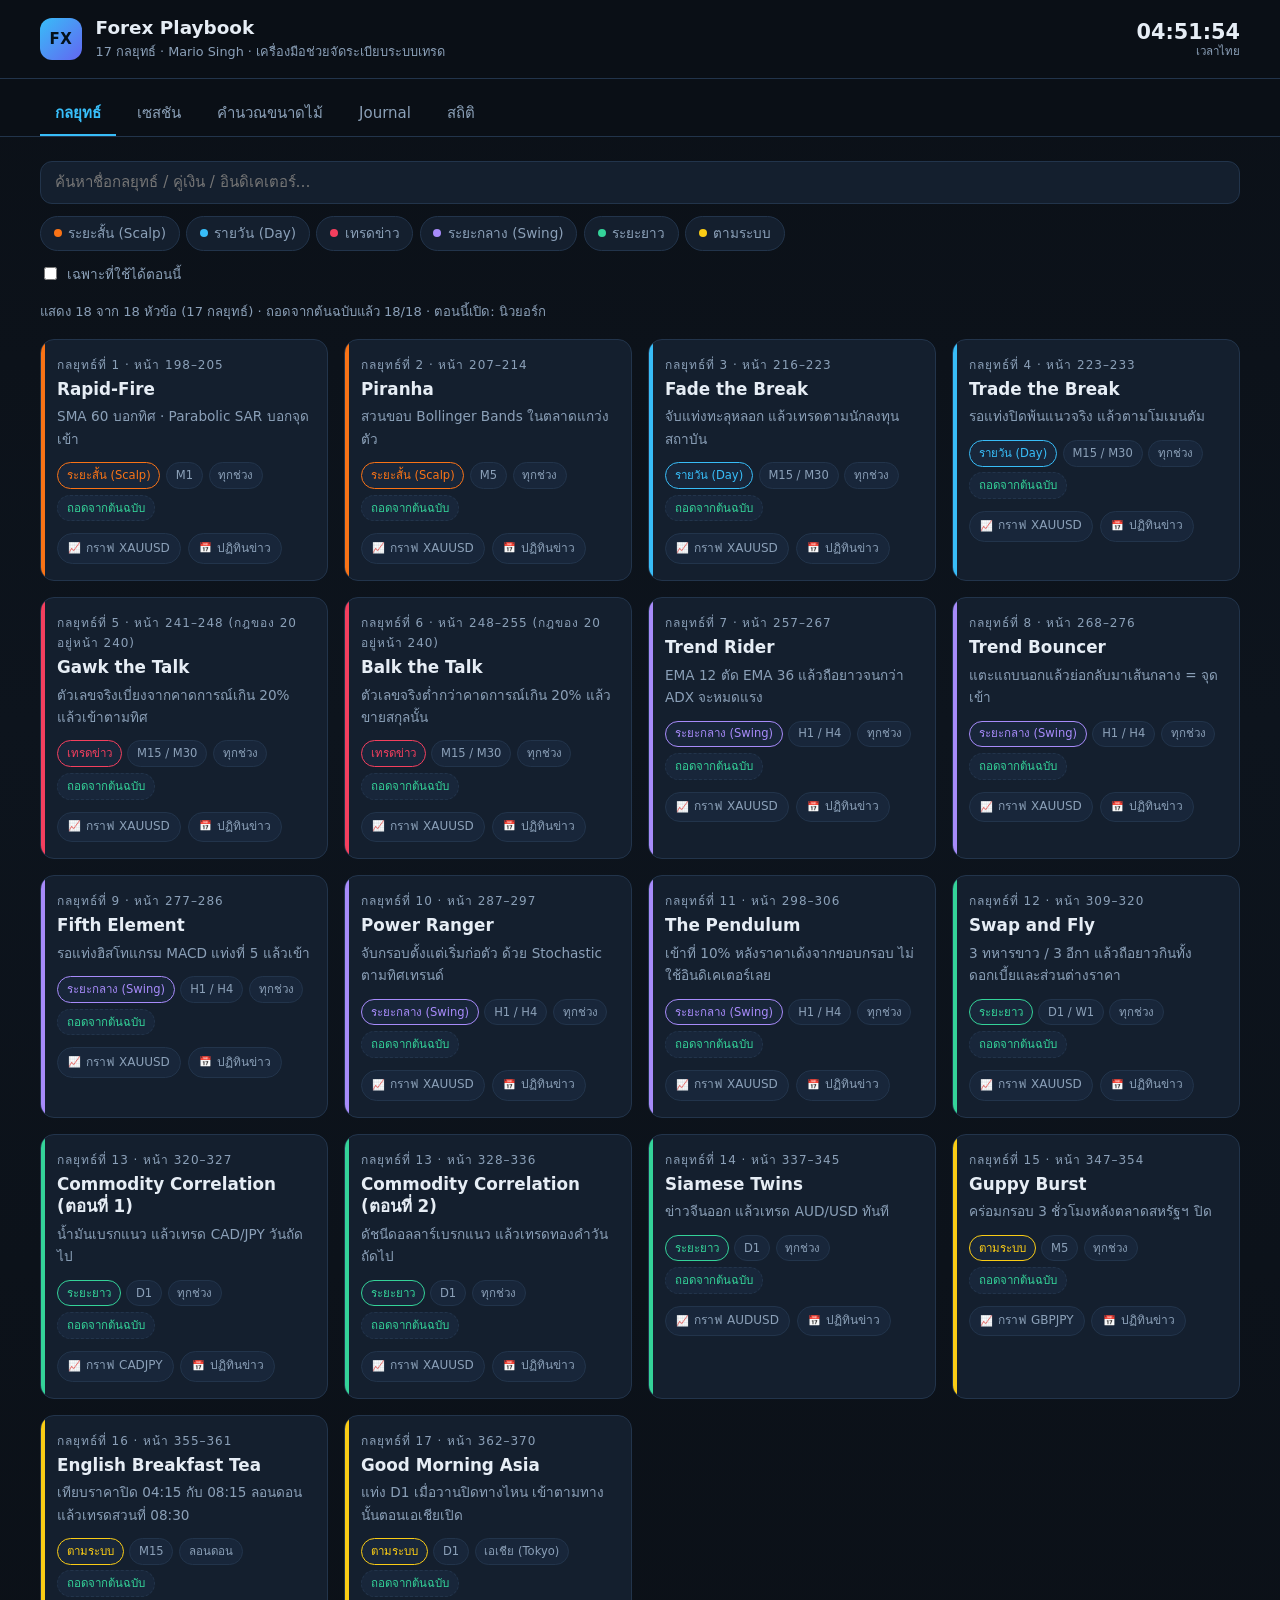
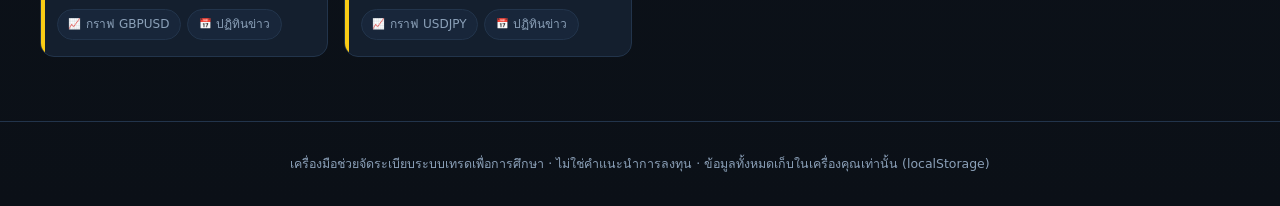
<file: index.html>
<!DOCTYPE html>
<html lang="th">
<head>
<meta charset="utf-8">
<meta name="viewport" content="width=device-width, initial-scale=1">
<title>Forex Playbook — 17 กลยุทธ์</title>
<link rel="stylesheet" href="assets/css/style.css?v=13">
</head>
<body>

<header class="topbar">
  <div class="brand">
    <span class="logo">FX</span>
    <div>
      <h1>Forex Playbook</h1>
      <p class="sub">17 กลยุทธ์ · Mario Singh · เครื่องมือช่วยจัดระเบียบระบบเทรด</p>
    </div>
  </div>
  <div class="clock" id="clock">
    <span class="clock-time" id="clockTime">--:--:--</span>
    <span class="clock-label">เวลาไทย</span>
  </div>
</header>

<nav class="tabs" id="tabs">
  <button class="tab active" data-tab="playbook">กลยุทธ์</button>
  <button class="tab" data-tab="sessions">เซสชัน</button>
  <button class="tab" data-tab="calc">คำนวณขนาดไม้</button>
  <button class="tab" data-tab="journal">Journal</button>
  <button class="tab" data-tab="stats">สถิติ</button>
</nav>

<main>

<!-- ============ PLAYBOOK ============ -->
<section id="tab-playbook" class="panel active">
  <div class="filters">
    <input type="search" id="search" placeholder="ค้นหาชื่อกลยุทธ์ / คู่เงิน / อินดิเคเตอร์…">
    <div class="chips" id="styleChips"></div>
    <label class="toggle"><input type="checkbox" id="sessionOnly"> เฉพาะที่ใช้ได้ตอนนี้</label>
  </div>
  <p class="count" id="count"></p>
  <div class="grid" id="cards"></div>
</section>

<!-- ============ SESSIONS ============ -->
<section id="tab-sessions" class="panel">
  <h2>เซสชันตลาด (เวลาไทย · ปรับ DST อัตโนมัติ)</h2>
  <div class="session-grid" id="sessionGrid"></div>
  <div class="note">
    <strong>อ่านตารางนี้ยังไง</strong>
    <p>เวลาแสดงเป็นเวลาไทย (UTC+7) คำนวณจากเวลาเปิด-ปิดจริงของแต่ละเมือง จึงเลื่อนตาม DST ให้เอง
    ช่วง <em>London + New York ทับกัน</em> คือช่วงผันผวนสูงสุดของวัน เหมาะกับ Rapid-Fire, Fade/Trade the Break และการเทรดข่าว</p>
  </div>
</section>

<!-- ============ CALCULATOR ============ -->
<section id="tab-calc" class="panel">
  <h2>คำนวณขนาดไม้ตามความเสี่ยง</h2>
  <div class="calc-wrap">
    <form id="calcForm" class="card form">
      <label>เงินทุนในพอร์ต
        <input type="number" id="cBalance" value="1000" min="0" step="any"> <span class="unit">USD</span>
      </label>
      <label>ความเสี่ยงต่อไม้
        <input type="number" id="cRisk" value="1" min="0" max="100" step="any"> <span class="unit">%</span>
      </label>
      <label>ระยะ Stop Loss
        <input type="number" id="cSL" value="20" min="0" step="any"> <span class="unit">pips</span>
      </label>
      <label>มูลค่าต่อ 1 pip ต่อ 1.0 lot
        <input type="number" id="cPipValue" value="10" min="0" step="any"> <span class="unit">USD</span>
      </label>
      <label>อัตราส่วน RR เป้าหมาย
        <input type="number" id="cRR" value="2" min="0" step="any"> <span class="unit">: 1</span>
      </label>
      <p class="hint">XAUUSD ทองคำ ~1 USD/pip ต่อ 0.01 lot (100 oz), BTCUSD คิดเป็น USD ต่อจุดตามสัญญาโบรกเกอร์ ส่วนคู่ที่ลงท้าย USD (EURUSD ฯลฯ) ใช้ 10 USD/pip ต่อ 1 lot — ยึดค่าจริงจากแพลตฟอร์มเสมอ</p>
    </form>
    <div class="card result" id="calcResult"></div>
  </div>
</section>

<!-- ============ JOURNAL ============ -->
<section id="tab-journal" class="panel">
  <h2>บันทึกการเทรด</h2>
  <form id="tradeForm" class="card form journal-form">
    <label>วันที่<input type="date" id="jDate" required></label>
    <label>กลยุทธ์<select id="jStrategy" required></select></label>
    <label>คู่เงิน<input type="text" id="jPair" placeholder="XAUUSD" required></label>
    <label>ทิศทาง<select id="jSide"><option value="buy">Buy</option><option value="sell">Sell</option></select></label>
    <label>ผลลัพธ์<select id="jResult">
      <option value="win">กำไร</option><option value="loss">ขาดทุน</option><option value="be">เสมอ</option></select></label>
    <label>Pips<input type="number" id="jPips" step="any" placeholder="เช่น 25 หรือ -12"></label>
    <label>กำไร/ขาดทุน<input type="number" id="jPnl" step="any" placeholder="USD"></label>
    <label>RR ที่ได้<input type="number" id="jRR" step="any" placeholder="เช่น 1.8"></label>
    <label class="wide">ทำตามแผนไหม
      <select id="jRules"><option value="yes">ทำตามกฎครบ</option><option value="no">แหกกฎ</option></select></label>
    <label class="wide">โน้ต<textarea id="jNote" rows="2" placeholder="เหตุผลที่เข้า / บทเรียน"></textarea></label>
    <div class="wide actions">
      <button type="submit" class="btn primary">บันทึก</button>
      <button type="button" class="btn" id="exportBtn">ส่งออก JSON</button>
      <label class="btn file">นำเข้า JSON<input type="file" id="importFile" accept="application/json" hidden></label>
    </div>
  </form>
  <div class="table-wrap">
    <table id="tradeTable">
      <thead><tr>
        <th>วันที่</th><th>กลยุทธ์</th><th>คู่เงิน</th><th>ทิศ</th><th>ผล</th>
        <th class="num">Pips</th><th class="num">P/L</th><th>กฎ</th><th>โน้ต</th><th></th>
      </tr></thead>
      <tbody></tbody>
    </table>
    <p class="empty" id="tradeEmpty">ยังไม่มีบันทึก</p>
  </div>
</section>

<!-- ============ STATS ============ -->
<section id="tab-stats" class="panel">
  <h2>สถิติรายกลยุทธ์</h2>
  <div class="kpis" id="kpis"></div>
  <div class="table-wrap">
    <table id="statTable">
      <thead><tr>
        <th>กลยุทธ์</th><th class="num">ไม้</th><th class="num">ชนะ</th><th class="num">Win rate</th>
        <th class="num">Pips รวม</th><th class="num">P/L รวม</th><th class="num">เฉลี่ย/ไม้</th><th class="num">ทำตามกฎ</th>
      </tr></thead>
      <tbody></tbody>
    </table>
    <p class="empty" id="statEmpty">ยังไม่มีข้อมูลพอจะสรุป</p>
  </div>
</section>

</main>

<!-- ============ DETAIL DRAWER ============ -->
<div class="drawer-backdrop" id="backdrop" hidden></div>
<aside class="drawer" id="drawer" hidden aria-label="รายละเอียดกลยุทธ์">
  <button class="drawer-close" id="drawerClose" aria-label="ปิด">&times;</button>
  <div id="drawerBody"></div>
</aside>

<footer>
  <p>เครื่องมือช่วยจัดระเบียบระบบเทรดเพื่อการศึกษา · ไม่ใช่คำแนะนำการลงทุน · ข้อมูลทั้งหมดเก็บในเครื่องคุณเท่านั้น (localStorage)</p>
</footer>

<script src="assets/js/strategies.js?v=13"></script>
<script src="assets/js/app.js?v=13"></script>
</body>
</html>
</file>
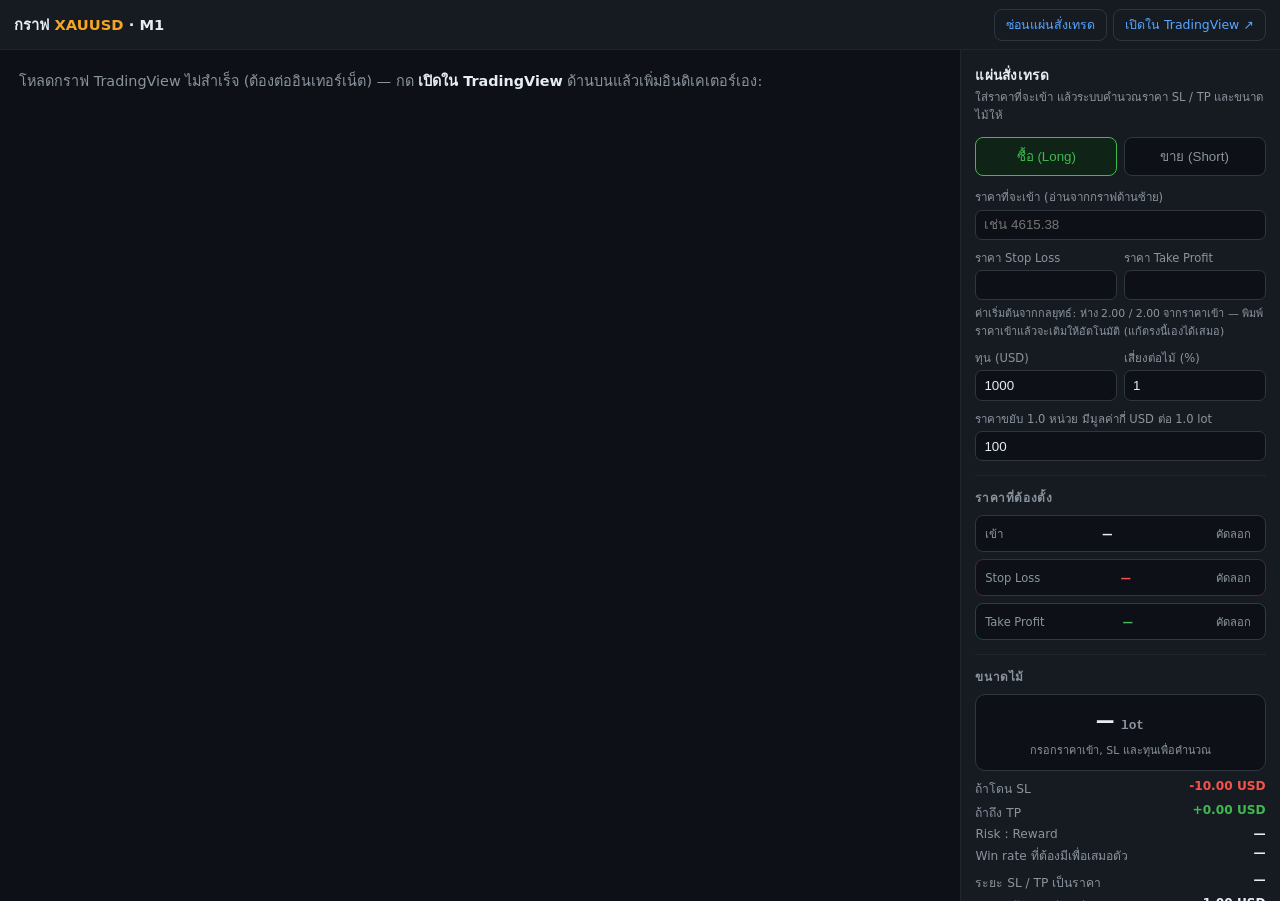
<file: chart.html>
<!DOCTYPE html>
<html lang="th">
<head>
<meta charset="utf-8">
<meta name="viewport" content="width=device-width, initial-scale=1">
<title>กราฟ + แผ่นสั่งเทรด</title>
<style>
  :root {
    color-scheme: dark;
    --bg: #0d1117; --panel: #161b22; --line: #21262d; --line2: #30363d;
    --fg: #e6edf3; --muted: #8b949e; --accent: #58a6ff;
    --pos: #3fb950; --neg: #f85149; --warn: #f5a524;
  }
  * { box-sizing: border-box; }
  html, body { margin: 0; height: 100%; background: var(--bg); color: var(--fg);
    font-family: system-ui, -apple-system, "Segoe UI", sans-serif; }

  .bar { display: flex; align-items: center; gap: .75rem; flex-wrap: wrap;
    padding: .55rem .9rem; border-bottom: 1px solid var(--line); background: var(--panel); }
  .bar h1 { font-size: .92rem; margin: 0; font-weight: 600; }
  .bar .sym { color: var(--warn); font-weight: 700; }
  .bar .studies { font-size: .76rem; color: var(--muted); }
  .bar .right { margin-left: auto; display: flex; gap: .4rem; }
  .bar a, .bar button.ghost { font-size: .78rem; color: var(--accent); text-decoration: none;
    border: 1px solid var(--line2); padding: .34rem .68rem; border-radius: 8px;
    background: none; cursor: pointer; font-family: inherit; }
  .bar a:hover, .bar button.ghost:hover { border-color: var(--accent); }

  #layout { display: flex; height: calc(100% - 49px); align-items: stretch; }
  #chartCol { flex: 1 1 auto; min-width: 0; }
  #tv_chart { height: 100%; width: 100%; }

  /* ---------- แผ่นสั่งเทรด ---------- */
  #ticket { flex: 0 0 320px; border-left: 1px solid var(--line); background: var(--panel);
    overflow-y: auto; padding: .85rem .9rem 2rem; }
  #ticket.hidden { display: none; }
  #ticket h2 { font-size: .85rem; margin: 0 0 .2rem; letter-spacing: .02em; }
  #ticket .sub { font-size: .72rem; color: var(--muted); margin: 0 0 .8rem; line-height: 1.5; }

  .side { display: grid; grid-template-columns: 1fr 1fr; gap: .4rem; margin-bottom: .8rem; }
  .side button { padding: .5rem; border-radius: 8px; border: 1px solid var(--line2);
    background: #0d1117; color: var(--muted); font: 600 .82rem inherit; cursor: pointer; }
  .side button.on[data-side="buy"] { border-color: var(--pos); color: var(--pos); background: #0f2417; }
  .side button.on[data-side="sell"] { border-color: var(--neg); color: var(--neg); background: #2a1315; }

  .fld { margin-bottom: .55rem; }
  .fld label { display: block; font-size: .72rem; color: var(--muted); margin-bottom: .2rem; }
  .fld input, .fld select { width: 100%; padding: .42rem .5rem; border-radius: 7px;
    border: 1px solid var(--line2); background: #0d1117; color: var(--fg); font: 500 .85rem inherit; }
  .fld input:focus, .fld select:focus { outline: none; border-color: var(--accent); }
  .row2 { display: grid; grid-template-columns: 1fr 1fr; gap: .45rem; }

  .sect { border-top: 1px solid var(--line); margin-top: .85rem; padding-top: .75rem; }
  .sect h3 { font-size: .74rem; color: var(--muted); margin: 0 0 .5rem; font-weight: 600;
    text-transform: uppercase; letter-spacing: .05em; }

  .lvl { display: flex; align-items: center; justify-content: space-between; gap: .5rem;
    padding: .45rem .55rem; border-radius: 8px; border: 1px solid var(--line2);
    background: #0d1117; margin-bottom: .4rem; }
  .lvl .k { font-size: .72rem; color: var(--muted); }
  .lvl .v { font-family: ui-monospace, "Cascadia Code", Consolas, monospace;
    font-size: .95rem; font-weight: 700; }
  .lvl.sl { border-color: #52262a; } .lvl.sl .v { color: var(--neg); }
  .lvl.tp { border-color: #1d4a2c; } .lvl.tp .v { color: var(--pos); }
  .lvl .copy { border: none; background: none; color: var(--muted); cursor: pointer;
    font-size: .7rem; padding: .1rem .3rem; border-radius: 5px; }
  .lvl .copy:hover { color: var(--accent); background: #1c2128; }

  .lot { text-align: center; padding: .7rem; border-radius: 10px; background: #0d1117;
    border: 1px solid var(--line2); margin-bottom: .5rem; }
  .lot .big { font-size: 1.7rem; font-weight: 800; font-family: ui-monospace, Consolas, monospace; }
  .lot .big small { font-size: .8rem; font-weight: 600; color: var(--muted); }
  .lot .hint { font-size: .68rem; color: var(--muted); margin: .25rem 0 0; }

  dl.kv { display: grid; grid-template-columns: auto 1fr; gap: .3rem .6rem; margin: 0; font-size: .76rem; }
  dl.kv dt { color: var(--muted); } dl.kv dd { margin: 0; text-align: right; font-weight: 600; }
  .pos { color: var(--pos); } .neg { color: var(--neg); }

  .warnbox { font-size: .72rem; line-height: 1.55; color: var(--warn); background: #2a2010;
    border: 1px solid #4d3c14; border-radius: 8px; padding: .5rem .6rem; margin-top: .6rem; }
  .chk { font-size: .74rem; line-height: 1.5; }
  .chk label { display: flex; gap: .45rem; align-items: flex-start; padding: .25rem 0;
    color: var(--muted); cursor: pointer; }
  .chk input { margin-top: .18rem; flex: none; accent-color: var(--accent); }
  .chk label.done { color: var(--fg); text-decoration: line-through; text-decoration-color: var(--line2); }

  .disc { font-size: .66rem; color: var(--muted); line-height: 1.55; margin-top: 1rem;
    border-top: 1px solid var(--line); padding-top: .6rem; }
  .fallback { padding: 1.2rem; font-size: .9rem; line-height: 1.6; color: var(--muted); }
  .fallback b { color: var(--fg); }

  @media (max-width: 860px) {
    #layout { flex-direction: column; }
    #chartCol { flex: 1 1 55%; min-height: 300px; }
    #ticket { flex: 1 1 45%; border-left: none; border-top: 1px solid var(--line); }
  }
</style>
</head>
<body>

<div class="bar">
  <h1>กราฟ <span class="sym" id="symLabel">—</span> · <span id="tfLabel">M1</span></h1>
  <span class="studies" id="studiesLabel"></span>
  <div class="right">
    <button class="ghost" id="pineBtn" hidden>คัดลอก Pine Script</button>
    <button class="ghost" id="toggleTicket">ซ่อนแผ่นสั่งเทรด</button>
    <a id="openTv" href="#" target="_blank" rel="noopener">เปิดใน TradingView ↗</a>
  </div>
</div>

<div id="layout">
  <div id="chartCol"><div id="tv_chart"></div></div>

  <aside id="ticket">
    <h2 id="tkTitle">แผ่นสั่งเทรด</h2>
    <p class="sub" id="tkSub">ใส่ราคาที่จะเข้า แล้วระบบคำนวณราคา SL / TP และขนาดไม้ให้</p>

    <div class="side">
      <button data-side="buy" class="on">ซื้อ (Long)</button>
      <button data-side="sell">ขาย (Short)</button>
    </div>

    <div class="fld">
      <label>ราคาที่จะเข้า (อ่านจากกราฟด้านซ้าย)</label>
      <input type="number" id="fEntry" step="any" placeholder="เช่น 4615.38">
    </div>

    <div class="row2">
      <div class="fld"><label>ราคา Stop Loss</label><input type="number" id="fSL" step="any"></div>
      <div class="fld"><label>ราคา Take Profit</label><input type="number" id="fTP" step="any"></div>
    </div>
    <p class="hint" id="slTpHint" style="font-size:.68rem;color:var(--muted);margin:-.3rem 0 .55rem;"></p>

    <div class="row2">
      <div class="fld"><label>ทุน (USD)</label><input type="number" id="fBalance" step="any"></div>
      <div class="fld"><label>เสี่ยงต่อไม้ (%)</label><input type="number" id="fRisk" step="any"></div>
    </div>

    <div class="fld">
      <label>ราคาขยับ 1.0 หน่วย มีมูลค่ากี่ USD ต่อ 1.0 lot</label>
      <input type="number" id="fUnitValue" step="any">
    </div>

    <div class="sect">
      <h3>ราคาที่ต้องตั้ง</h3>
      <div class="lvl"><span class="k">เข้า</span><span class="v" id="oEntry">—</span>
        <button class="copy" data-copy="oEntry">คัดลอก</button></div>
      <div class="lvl sl"><span class="k">Stop Loss</span><span class="v" id="oSL">—</span>
        <button class="copy" data-copy="oSL">คัดลอก</button></div>
      <div class="lvl tp"><span class="k">Take Profit</span><span class="v" id="oTP">—</span>
        <button class="copy" data-copy="oTP">คัดลอก</button></div>
    </div>

    <div class="sect">
      <h3>ขนาดไม้</h3>
      <div class="lot">
        <div class="big" id="oLots">—<small> lot</small></div>
        <p class="hint" id="oLotsHint"></p>
      </div>
      <dl class="kv">
        <dt>ถ้าโดน SL</dt><dd class="neg" id="oRiskAmt">—</dd>
        <dt>ถ้าถึง TP</dt><dd class="pos" id="oRewardAmt">—</dd>
        <dt>Risk : Reward</dt><dd id="oRR">—</dd>
        <dt>Win rate ที่ต้องมีเพื่อเสมอตัว</dt><dd id="oBE">—</dd>
      </dl>
      <dl class="kv" style="margin-top:.5rem">
        <dt>ระยะ SL / TP เป็นราคา</dt><dd id="oDist">—</dd>
        <dt>ราคาขยับ 1 หน่วย ต่อ 0.01 lot</dt><dd id="oUnit001">—</dd>
        <dt>ราคาขยับ 1 หน่วย ต่อไม้นี้</dt><dd id="oUnitLot">—</dd>
      </dl>
      <div class="warnbox" id="oWarn" hidden></div>
    </div>

    <div class="sect" id="chkSect" hidden>
      <h3>เช็กลิสต์ก่อนเข้าไม้</h3>
      <div class="chk" id="chkList"></div>
    </div>

    <p class="disc">เครื่องมือคำนวณเพื่อการศึกษา ไม่ใช่คำแนะนำการลงทุน · ค่า pip และมูลค่าต่อ pip
      ต่างกันตามโบรกเกอร์ ยึดค่าจริงจากแพลตฟอร์มที่เทรดเสมอ ก่อนส่งคำสั่งจริงให้ตรวจตัวเลขซ้ำทุกครั้ง</p>
  </aside>
</div>

<script src="assets/js/strategies.js?v=13"></script>
<script src="https://s3.tradingview.com/tv.js"></script>
<script>
(function () {
  "use strict";
  var $ = function (s) { return document.querySelector(s); };
  var num = function (v) { var n = parseFloat(v); return isFinite(n) ? n : 0; };
  var q = new URLSearchParams(location.search);

  /* ---------- หาสินทรัพย์ / กลยุทธ์ ---------- */
  var strat = null;
  if (typeof STRATEGIES !== "undefined" && q.get("sid")) {
    strat = STRATEGIES.find(function (s) { return s.id === +q.get("sid"); }) || null;
  }
  var symbol   = q.get("symbol") || "OANDA:XAUUSD";
  var bare     = symbol.replace(/^[A-Z]+:/, "");
  var interval = q.get("interval") || (strat ? tfInterval(strat.timeframe) : "1");
  var studies  = [];
  if (strat && strat.tvStudies) studies = strat.tvStudies;
  else { try { studies = JSON.parse(q.get("studies") || "[]"); } catch (e) { studies = []; } }

  function tfInterval(tf) {
    var map = { M1: "1", M5: "5", M15: "15", M30: "30", H1: "60", H4: "240", D1: "1D", W1: "1W" };
    return map[(String(tf).match(/[MHDW]\d+/) || [])[0]] || "60";
  }

  /* ---------- ขนาด pip + มูลค่าต่อ pip ตามสินทรัพย์ ----------
     ค่าเหล่านี้เป็นค่าที่พบบ่อย ไม่ใช่ค่าสากล — ผู้ใช้แก้ได้ในช่องกรอก */
  var PIP = {
    XAUUSD: { size: 0.1,   value: 10 },  // 1 lot = 100 oz → 0.1 USD/oz = 10 USD
    XAGUSD: { size: 0.01,  value: 50 },
    BTCUSD: { size: 1,     value: 1  },
    ETHUSD: { size: 0.1,   value: 1  },
    DXY:    { size: 0.01,  value: 10 },
    WTI:    { size: 0.01,  value: 10 },
    BRENT:  { size: 0.01,  value: 10 },
    USOIL:  { size: 0.01,  value: 10 }
  };
  function pipFor(code) {
    if (PIP[code]) return PIP[code];
    if (/JPY$/.test(code)) return { size: 0.01, value: 10 };
    if (/^[A-Z]{6}$/.test(code)) return { size: 0.0001, value: 10 };
    return { size: 0.0001, value: 10 };
  }
  function decimalsFor(pipSize) {
    var s = String(pipSize);
    var d = s.indexOf(".") >= 0 ? s.length - s.indexOf(".") - 1 : 0;
    return Math.min(d + 1, 8);   // +1 หลัก เผื่อ fractional pip
  }

  /* ---------- หัวหน้าจอ ---------- */
  $("#symLabel").textContent = bare;
  var tfName = { "1":"M1","5":"M5","15":"M15","30":"M30","60":"H1","240":"H4","1D":"D1","1W":"W1" };
  $("#tfLabel").textContent = tfName[interval] || interval;
  $("#openTv").href = "https://www.tradingview.com/chart/?symbol=" +
    encodeURIComponent(symbol) + "&interval=" + interval;

  var overrides = {}, labels = [];
  studies.forEach(function (s) {
    if (!s || !s.id) return;
    if (s.inputs) Object.keys(s.inputs).forEach(function (k) { overrides[s.id + "." + k] = s.inputs[k]; });
    if (s.label) labels.push(s.label);
  });
  $("#studiesLabel").textContent = labels.join("  ·  ");

  if (strat) {
    $("#tkTitle").textContent = "แผ่นสั่งเทรด · " + strat.name;
    var pl = strat.plan || {};
    $("#tkSub").textContent = pl.note ? pl.note
      : (pl.slPips ? "ค่า SL/TP ตั้งตามกฎของกลยุทธ์นี้แล้ว — ใส่ราคาที่จะเข้าเพื่อดูราคาจริงและขนาดไม้"
                   : "ใส่ราคาที่จะเข้า แล้วระบบคำนวณราคา SL / TP และขนาดไม้ให้");
  }

  /* ---------- กราฟ ---------- */
  if (typeof TradingView === "undefined") {
    $("#chartCol").innerHTML = '<div class="fallback">โหลดกราฟ TradingView ไม่สำเร็จ (ต้องต่ออินเทอร์เน็ต) — ' +
      'กด <b>เปิดใน TradingView</b> ด้านบนแล้วเพิ่มอินดิเคเตอร์เอง:<br>' +
      labels.map(function (l) { return "• " + l; }).join("<br>") + "</div>";
  } else {
    new TradingView.widget({
      container_id: "tv_chart", symbol: symbol, interval: interval,
      autosize: true, theme: "dark", style: "1", locale: "th", timezone: "Asia/Bangkok",
      hide_side_toolbar: false, allow_symbol_change: true,
      studies: studies.map(function (s) { return s.inputs ? { id: s.id, inputs: s.inputs } : s.id; }),
      studies_overrides: overrides
    });
  }

  /* ---------- ค่าเริ่มต้นของแผ่นสั่งเทรด ---------- */
  var pip = pipFor(bare);
  var calc = {};
  try { calc = JSON.parse(localStorage.getItem("fx_calc_v1")) || {}; } catch (e) { calc = {}; }

  /* กลยุทธ์แบ่งเป็น 2 แบบ:
     (ก) หนังสือให้ pip คงที่  → เติม SL/TP ให้เลย
     (ข) หนังสือให้แค่อัตราส่วน → SL ขึ้นกับโครงสร้างราคา ผู้ใช้ต้องวัดเอง
          เราจึงคำนวณ TP จาก RR ให้อัตโนมัติเมื่อผู้ใช้กรอก SL */
  var planRR = strat && strat.plan && strat.plan.rr ? strat.plan.rr : 0;
  var fixedPlan = !!(strat && strat.plan && strat.plan.slPips);

  /* pip.size ใช้ภายในเท่านั้น (ปัดทศนิยมของราคา + แปลงค่าเริ่มต้นของกลยุทธ์ที่หนังสือให้เป็น pips
     มาเป็นระยะราคาแนะนำ) — ผู้ใช้ไม่ต้องยุ่งกับ pip อีกต่อไป กรอกแค่ราคาเข้า/SL/TP ตรง ๆ */
  var dec = decimalsFor(pip.size);
  var slPipsDefault = fixedPlan ? strat.plan.slPips : (calc.cSL || 20);
  var tpPipsDefault = fixedPlan ? strat.plan.tpPips
                    : (planRR ? (calc.cSL || 20) * planRR : 20);
  var slDistDefault = slPipsDefault * pip.size;   // ระยะ SL แนะนำ เป็นหน่วยราคา
  var tpDistDefault = tpPipsDefault * pip.size;   // ระยะ TP แนะนำ เป็นหน่วยราคา
  $("#slTpHint").textContent = "ค่าเริ่มต้นจากกลยุทธ์: ห่าง " + slDistDefault.toFixed(dec) +
    " / " + tpDistDefault.toFixed(dec) + " จากราคาเข้า — พิมพ์ราคาเข้าแล้วจะเติมให้อัตโนมัติ (แก้ตรงนี้เองได้เสมอ)";

  $("#fUnitValue").value = +(pip.value / pip.size).toFixed(8);
  $("#fBalance").value  = calc.cBalance != null ? calc.cBalance : 1000;
  $("#fRisk").value     = calc.cRisk != null ? calc.cRisk : 1;

  var side = "buy";
  var slTouched = false, tpTouched = false;

  /* เติม SL/TP อัตโนมัติจากราคาเข้า ตราบใดที่ผู้ใช้ยังไม่ได้แก้ช่องนั้นเอง */
  function autofillLevels() {
    var entry = num($("#fEntry").value);
    if (entry <= 0) return;
    var dir = side === "buy" ? 1 : -1;
    if (!slTouched) $("#fSL").value = (entry - dir * slDistDefault).toFixed(dec);
    if (!tpTouched) $("#fTP").value = (entry + dir * tpDistDefault).toFixed(dec);
  }

  document.querySelectorAll(".side button").forEach(function (b) {
    b.addEventListener("click", function () {
      side = b.dataset.side;
      document.querySelectorAll(".side button").forEach(function (x) { x.classList.toggle("on", x === b); });
      autofillLevels();
      render();
    });
  });

  /* ---------- คำนวณ ---------- */
  function render() {
    var entry = num($("#fEntry").value);
    var slPrice = num($("#fSL").value), tpPrice = num($("#fTP").value);
    var unitValue = num($("#fUnitValue").value);
    var bal = num($("#fBalance").value), risk = num($("#fRisk").value);
    var dir = side === "buy" ? 1 : -1;

    /* ระยะ SL/TP วัดจากราคาจริงที่กรอก เทียบกับราคาเข้า — ไม่ต้องแปลงหน่วยอะไรอีก */
    var slDist = entry > 0 ? dir * (entry - slPrice) : 0;
    var tpDist = entry > 0 ? dir * (tpPrice - entry) : 0;

    if (entry > 0) {
      $("#oEntry").textContent = entry.toFixed(dec);
      $("#oSL").textContent = slPrice.toFixed(dec);
      $("#oTP").textContent = tpPrice.toFixed(dec);
    } else {
      $("#oEntry").textContent = $("#oSL").textContent = $("#oTP").textContent = "—";
    }

    var riskAmt = bal * risk / 100;
    var lots = slDist > 0 && unitValue > 0 ? riskAmt / (slDist * unitValue) : 0;
    var reward = tpDist > 0 && slDist > 0 ? riskAmt * (tpDist / slDist) : 0;

    $("#oDist").textContent = slDist > 0
      ? "-" + slDist.toFixed(dec) + " / +" + tpDist.toFixed(dec)
      : "—";
    $("#oUnit001").textContent = unitValue > 0 ? (unitValue * 0.01).toFixed(2) + " USD" : "—";
    $("#oUnitLot").textContent = unitValue > 0 && lots > 0
      ? (unitValue * lots).toFixed(2) + " USD" : "—";

    $("#oLots").innerHTML = (lots > 0 ? lots.toFixed(2) : "—") + "<small> lot</small>";
    $("#oLotsHint").textContent = lots > 0
      ? "≈ " + (lots * 10).toFixed(1) + " mini lot · " + (lots * 100).toFixed(0) + " micro lot"
      : "กรอกราคาเข้า, SL และทุนเพื่อคำนวณ";
    $("#oRiskAmt").textContent = "-" + riskAmt.toFixed(2) + " USD";
    $("#oRewardAmt").textContent = "+" + reward.toFixed(2) + " USD";

    var rr = slDist > 0 ? tpDist / slDist : 0;
    $("#oRR").textContent = rr > 0 ? "1 : " + rr.toFixed(2) : "—";
    $("#oBE").textContent = rr > 0 ? (100 / (1 + rr)).toFixed(1) + "%" : "—";

    var w = $("#oWarn");
    if (rr > 0 && rr < 1) {
      w.hidden = false;
      w.textContent = "TP (ห่าง " + tpDist.toFixed(dec) + ") เล็กกว่า SL (ห่าง " + slDist.toFixed(dec) +
        ") — ต้องชนะเกิน " + (100 / (1 + rr)).toFixed(1) + "% ของไม้จึงจะเสมอตัว ยังไม่รวมค่า spread และค่าคอมมิชชัน";
    } else { w.hidden = true; }

    try {
      localStorage.setItem("fx_calc_v1", JSON.stringify(Object.assign({}, calc, {
        cBalance: $("#fBalance").value, cRisk: $("#fRisk").value
      })));
    } catch (e) {}
  }

  $("#fEntry").addEventListener("input", function () { autofillLevels(); render(); });
  ["fUnitValue", "fBalance", "fRisk"].forEach(function (id) {
    $("#" + id).addEventListener("input", render);
  });

  /* กลยุทธ์แบบ (ข): แก้ SL แล้วเลื่อน TP ตามอัตราส่วนที่หนังสือกำหนดให้อัตโนมัติ
     หยุดทำทันทีที่ผู้ใช้แก้ TP เอง เพื่อไม่ให้เขียนทับค่าที่ตั้งใจใส่ */
  $("#fTP").addEventListener("input", function () { tpTouched = true; render(); });
  $("#fSL").addEventListener("input", function () {
    slTouched = true;
    var entry = num($("#fEntry").value), dir = side === "buy" ? 1 : -1;
    if (planRR && !fixedPlan && !tpTouched && entry > 0) {
      var slDist = dir * (entry - num(this.value));
      $("#fTP").value = (entry + dir * slDist * planRR).toFixed(dec);
    }
    render();
  });

  render();

  /* ---------- คัดลอกราคา ---------- */
  document.querySelectorAll(".copy").forEach(function (b) {
    b.addEventListener("click", function () {
      var t = $("#" + b.dataset.copy).textContent;
      if (t === "—") return;
      navigator.clipboard.writeText(t).then(function () {
        var old = b.textContent; b.textContent = "คัดลอกแล้ว";
        setTimeout(function () { b.textContent = old; }, 1200);
      }).catch(function () {});
    });
  });

  /* ---------- เช็กลิสต์ (ใช้ค่าที่ติ๊กร่วมกับหน้า playbook) ---------- */
  if (strat && strat.checklist) {
    var checks = {};
    try { checks = JSON.parse(localStorage.getItem("fx_checks_v1")) || {}; } catch (e) { checks = {}; }
    var done = checks[strat.id] || [];
    $("#chkSect").hidden = false;
    $("#chkList").innerHTML = strat.checklist.map(function (t, i) {
      return '<label class="' + (done[i] ? "done" : "") + '"><input type="checkbox" data-i="' + i + '"' +
        (done[i] ? " checked" : "") + "><span></span></label>";
    }).join("");
    // ใส่ข้อความแบบ textContent กัน HTML แปลกปลอม
    $("#chkList").querySelectorAll("label span").forEach(function (sp, i) {
      sp.textContent = strat.checklist[i];
    });
    $("#chkList").addEventListener("change", function (e) {
      if (e.target.type !== "checkbox") return;
      done[+e.target.dataset.i] = e.target.checked;
      e.target.parentElement.classList.toggle("done", e.target.checked);
      checks[strat.id] = done;
      try { localStorage.setItem("fx_checks_v1", JSON.stringify(checks)); } catch (err) {}
    });
  }

  /* ---------- ปุ่มคัดลอก Pine Script ---------- */
  if (strat && strat.pineFile) {
    var pb = $("#pineBtn");
    pb.hidden = false;
    pb.addEventListener("click", function () {
      fetch(strat.pineFile).then(function (r) { return r.text(); }).then(function (code) {
        return navigator.clipboard.writeText(code);
      }).then(function () {
        pb.textContent = "คัดลอกแล้ว → วางใน Pine Editor";
        setTimeout(function () { pb.textContent = "คัดลอก Pine Script"; }, 2600);
      }).catch(function () {
        window.open(strat.pineFile, "_blank", "noopener");
      });
    });
  }

  /* ---------- ซ่อน/แสดงแผ่นสั่งเทรด ---------- */
  $("#toggleTicket").addEventListener("click", function () {
    var t = $("#ticket"), hid = t.classList.toggle("hidden");
    this.textContent = hid ? "แสดงแผ่นสั่งเทรด" : "ซ่อนแผ่นสั่งเทรด";
  });
})();
</script>
</body>
</html>
</file>
<file: assets/css/style.css>
:root{
  --bg:#0b1017; --bg2:#111a25; --card:#141f2e; --card2:#18263a;
  --line:#22344b; --text:#e6edf5; --muted:#8ba0b8; --accent:#38bdf8;
  --green:#34d399; --red:#f87171; --yellow:#facc15;
  --radius:14px; --shadow:0 4px 20px rgba(0,0,0,.35);
}
*{box-sizing:border-box}
html,body{margin:0;padding:0}
body{
  background:linear-gradient(180deg,#0b1017,#0d141d 40%,#0b1017);
  color:var(--text); font-size:15px; line-height:1.65;
  font-family:"Sarabun","Segoe UI",system-ui,-apple-system,"Noto Sans Thai",sans-serif;
  min-height:100vh;
}
h1,h2,h3,h4{line-height:1.35;margin:0 0 .5rem}
a{color:var(--accent)}
button,input,select,textarea{font-family:inherit;font-size:inherit}

/* ---------- top bar ---------- */
.topbar{
  display:flex;justify-content:space-between;align-items:center;gap:1rem;flex-wrap:wrap;
  padding:1rem clamp(1rem,4vw,2.5rem); border-bottom:1px solid var(--line);
  background:rgba(11,16,23,.85); backdrop-filter:blur(8px);
  position:sticky; top:0; z-index:30;
}
.brand{display:flex;gap:.85rem;align-items:center}
.logo{
  width:42px;height:42px;border-radius:12px;display:grid;place-items:center;
  background:linear-gradient(135deg,#38bdf8,#6366f1); color:#04121c;font-weight:800;letter-spacing:.5px;
}
.topbar h1{font-size:1.15rem;margin:0}
.sub{margin:0;color:var(--muted);font-size:.8rem}
.clock{text-align:right;line-height:1.2}
.clock-time{font-size:1.3rem;font-variant-numeric:tabular-nums;font-weight:700}
.clock-label{display:block;color:var(--muted);font-size:.72rem}

/* ---------- tabs ---------- */
.tabs{
  display:flex;gap:.35rem;overflow-x:auto;padding:.75rem clamp(1rem,4vw,2.5rem) 0;
  border-bottom:1px solid var(--line); position:sticky; top:73px; background:rgba(11,16,23,.9);
  backdrop-filter:blur(8px); z-index:20;
}
.tab{
  background:none;border:none;color:var(--muted);padding:.6rem .95rem;border-radius:10px 10px 0 0;
  cursor:pointer;white-space:nowrap;border-bottom:2px solid transparent;
}
.tab:hover{color:var(--text);background:var(--bg2)}
.tab.active{color:var(--accent);border-bottom-color:var(--accent);font-weight:600}

main{padding:1.5rem clamp(1rem,4vw,2.5rem) 4rem;max-width:1280px;margin:0 auto}
.panel{display:none;animation:fade .18s ease}
.panel.active{display:block}
@keyframes fade{from{opacity:0;transform:translateY(4px)}to{opacity:1;transform:none}}

/* ---------- filters ---------- */
.filters{display:flex;flex-direction:column;gap:.75rem;margin-bottom:1rem}
#search{
  width:100%;padding:.7rem .9rem;border-radius:12px;border:1px solid var(--line);
  background:var(--card);color:var(--text);
}
#search:focus{outline:2px solid var(--accent);outline-offset:1px}
.chips{display:flex;flex-wrap:wrap;gap:.4rem}
.chip{
  border:1px solid var(--line);background:var(--card);color:var(--muted);
  padding:.35rem .8rem;border-radius:999px;cursor:pointer;font-size:.85rem;
  display:inline-flex;align-items:center;gap:.4rem;
}
.chip:hover{border-color:var(--accent)}
.chip.on{color:#06121c;font-weight:600}
.chip .dot{width:8px;height:8px;border-radius:50%}
.toggle{display:flex;gap:.45rem;align-items:center;color:var(--muted);font-size:.85rem;cursor:pointer}
.count{color:var(--muted);font-size:.82rem;margin:.25rem 0 1rem}

/* ---------- cards ---------- */
.grid{display:grid;gap:1rem;grid-template-columns:repeat(auto-fill,minmax(285px,1fr))}
.scard{
  background:var(--card);border:1px solid var(--line);border-radius:var(--radius);
  padding:1rem;cursor:pointer;transition:.15s;position:relative;overflow:hidden;
}
.scard:hover{transform:translateY(-2px);border-color:var(--accent);box-shadow:var(--shadow)}
.scard::before{content:"";position:absolute;left:0;top:0;bottom:0;width:4px;background:var(--sc)}
.scard .id{color:var(--muted);font-size:.75rem;letter-spacing:.08em}
.scard h3{font-size:1.05rem;margin:.15rem 0 .3rem}
.scard .tag{color:var(--muted);font-size:.85rem;margin:0 0 .75rem}
.meta{display:flex;flex-wrap:wrap;gap:.35rem;font-size:.72rem}
.pill{background:var(--card2);border:1px solid var(--line);border-radius:999px;padding:.18rem .55rem;color:var(--muted)}
.pill.style{color:var(--sc);border-color:var(--sc)}
.pill.conf{border-style:dashed}
.active-now{position:absolute;top:.8rem;right:.8rem;font-size:.66rem;color:var(--green);
  border:1px solid var(--green);border-radius:999px;padding:.1rem .45rem}

/* ---------- drawer ---------- */
.drawer-backdrop{position:fixed;inset:0;background:rgba(4,8,12,.6);z-index:40;backdrop-filter:blur(2px)}
.drawer{
  position:fixed;top:0;right:0;height:100vh;width:min(560px,100%);z-index:50;overflow-y:auto;
  background:var(--bg2);border-left:1px solid var(--line);padding:1.5rem;box-shadow:var(--shadow);
  animation:slide .2s ease;
}
@keyframes slide{from{transform:translateX(20px);opacity:0}to{transform:none;opacity:1}}
.drawer-close{
  position:absolute;top:.8rem;right:1rem;background:none;border:none;color:var(--muted);
  font-size:1.8rem;line-height:1;cursor:pointer
}
.drawer-close:hover{color:var(--text)}
.drawer h2{font-size:1.35rem;margin-right:2rem}
.drawer .tag{color:var(--muted);margin:0 0 1rem}
.dsection{margin:1.4rem 0}
.dsection h4{font-size:.78rem;letter-spacing:.1em;text-transform:uppercase;color:var(--muted);margin-bottom:.4rem}
.dsection ul{margin:0;padding-left:1.15rem}
.dsection li{margin-bottom:.3rem}
.dsection.risk li{color:#fca5a5}
.kv{display:grid;grid-template-columns:auto 1fr;gap:.35rem .9rem;font-size:.9rem}
.kv dt{color:var(--muted)}
.kv dd{margin:0}
.check{display:flex;gap:.6rem;align-items:flex-start;padding:.4rem .6rem;border-radius:8px;cursor:pointer}
.check:hover{background:var(--card)}
.check input{margin-top:.35rem;flex:none;width:16px;height:16px;accent-color:var(--accent)}
.check.done span{color:var(--muted);text-decoration:line-through}
.checkbar{height:6px;border-radius:99px;background:var(--card);overflow:hidden;margin:.5rem 0 .3rem}
.checkbar i{display:block;height:100%;background:var(--green);transition:width .2s}
textarea.notes{
  width:100%;background:var(--card);border:1px solid var(--line);border-radius:10px;
  color:var(--text);padding:.6rem;resize:vertical;min-height:90px;
}
.saved{color:var(--green);font-size:.75rem;height:1rem}

/* ---------- sessions ---------- */
.session-grid{display:grid;gap:1rem;grid-template-columns:repeat(auto-fill,minmax(240px,1fr));margin:1rem 0}
.session{background:var(--card);border:1px solid var(--line);border-radius:var(--radius);padding:1rem}
.session.live{border-color:var(--green);box-shadow:0 0 0 1px rgba(52,211,153,.25)}
.session h3{font-size:1rem;display:flex;justify-content:space-between;align-items:center}
.live-dot{width:9px;height:9px;border-radius:50%;background:var(--green);
  box-shadow:0 0 0 0 rgba(52,211,153,.6);animation:pulse 1.8s infinite}
@keyframes pulse{70%{box-shadow:0 0 0 8px rgba(52,211,153,0)}100%{box-shadow:0 0 0 0 rgba(52,211,153,0)}}
.session .time{font-size:1.35rem;font-variant-numeric:tabular-nums;margin:.2rem 0}
.session .status{font-size:.8rem;color:var(--muted)}
.session .fits{margin-top:.6rem;font-size:.78rem;color:var(--muted)}
.note{background:var(--card);border:1px solid var(--line);border-left:3px solid var(--accent);
  border-radius:10px;padding:.9rem 1rem;font-size:.88rem}
.note p{margin:.4rem 0 0;color:var(--muted)}

/* ---------- forms / cards ---------- */
.card{background:var(--card);border:1px solid var(--line);border-radius:var(--radius);padding:1.2rem}
.form{display:grid;gap:.85rem}
.form label{display:grid;gap:.3rem;font-size:.85rem;color:var(--muted);position:relative}
.form input,.form select,.form textarea{
  background:var(--bg2);border:1px solid var(--line);border-radius:10px;color:var(--text);padding:.55rem .7rem;
}
.form input:focus,.form select:focus,.form textarea:focus{outline:2px solid var(--accent);outline-offset:1px}
.unit{position:absolute;right:.7rem;bottom:.55rem;color:var(--muted);font-size:.8rem;pointer-events:none}
.hint{color:var(--muted);font-size:.78rem;margin:0}
.calc-wrap{display:grid;gap:1rem;grid-template-columns:repeat(auto-fit,minmax(280px,1fr));align-items:start}
.result .big{font-size:2.4rem;font-weight:800;color:var(--accent);line-height:1.1}
.result .big small{font-size:1rem;color:var(--muted);font-weight:400}
.result dl{margin:1rem 0 0}
.journal-form{grid-template-columns:repeat(auto-fit,minmax(150px,1fr))}
.journal-form .wide{grid-column:1/-1}
.actions{display:flex;gap:.6rem;flex-wrap:wrap;align-items:center}
.btn{
  background:var(--card2);border:1px solid var(--line);color:var(--text);
  padding:.55rem 1.1rem;border-radius:10px;cursor:pointer;font-size:.9rem;
}
.btn:hover{border-color:var(--accent)}
.btn.primary{background:var(--accent);color:#062130;border-color:var(--accent);font-weight:700}
.btn.file{display:inline-flex;align-items:center}
.btn.danger{color:var(--red);padding:.2rem .5rem}

/* ---------- tables ---------- */
.table-wrap{margin-top:1.2rem;overflow-x:auto;border:1px solid var(--line);border-radius:var(--radius)}
table{width:100%;border-collapse:collapse;font-size:.87rem;min-width:720px}
th,td{padding:.6rem .75rem;text-align:left;border-bottom:1px solid var(--line);vertical-align:top}
th{background:var(--card2);color:var(--muted);font-weight:600;font-size:.78rem;white-space:nowrap}
tbody tr:hover{background:var(--card)}
tbody tr:last-child td{border-bottom:none}
.num{text-align:right;font-variant-numeric:tabular-nums}
.pos{color:var(--green)}
.neg{color:var(--red)}
.empty{color:var(--muted);text-align:center;padding:1.5rem;margin:0}
.kpis{display:grid;gap:1rem;grid-template-columns:repeat(auto-fit,minmax(150px,1fr));margin:1rem 0}
.kpi{background:var(--card);border:1px solid var(--line);border-radius:var(--radius);padding:1rem}
.kpi .v{font-size:1.6rem;font-weight:700;font-variant-numeric:tabular-nums}
.kpi .k{color:var(--muted);font-size:.78rem}

footer{border-top:1px solid var(--line);padding:1.2rem clamp(1rem,4vw,2.5rem);
  color:var(--muted);font-size:.78rem;text-align:center}

@media (max-width:640px){
  .tabs{top:0;position:static}
  .topbar{position:static}
  .drawer{width:100%;padding:1.1rem}
}

/* ---------- ลิงก์ภายนอก ---------- */
.links{display:flex;flex-wrap:wrap;gap:.4rem;margin-top:.75rem}
.linkbtn{
  display:inline-flex;align-items:center;gap:.3rem;text-decoration:none;
  font-size:.75rem;padding:.28rem .65rem;border-radius:999px;
  border:1px solid var(--line);background:var(--card2);color:var(--muted);
}
.linkbtn:hover{color:var(--text);border-color:var(--accent);background:var(--bg2)}
.linkbtn::before{font-size:.85em}
.linkbtn.tv::before{content:"📈"}
.linkbtn.cal::before{content:"📅"}
.drawer .linkbtn{font-size:.82rem;padding:.35rem .8rem}
.example{background:var(--card);border:1px solid var(--line);border-left:3px solid var(--green);
  border-radius:8px;padding:.6rem .8rem;margin:0;font-size:.85rem;font-variant-numeric:tabular-nums}
.warnbox{background:rgba(250,204,21,.08);border:1px solid var(--yellow);border-left-width:3px;
  border-radius:10px;padding:.7rem .9rem;margin:1rem 0;font-size:.85rem;color:#fde68a}
</file>
